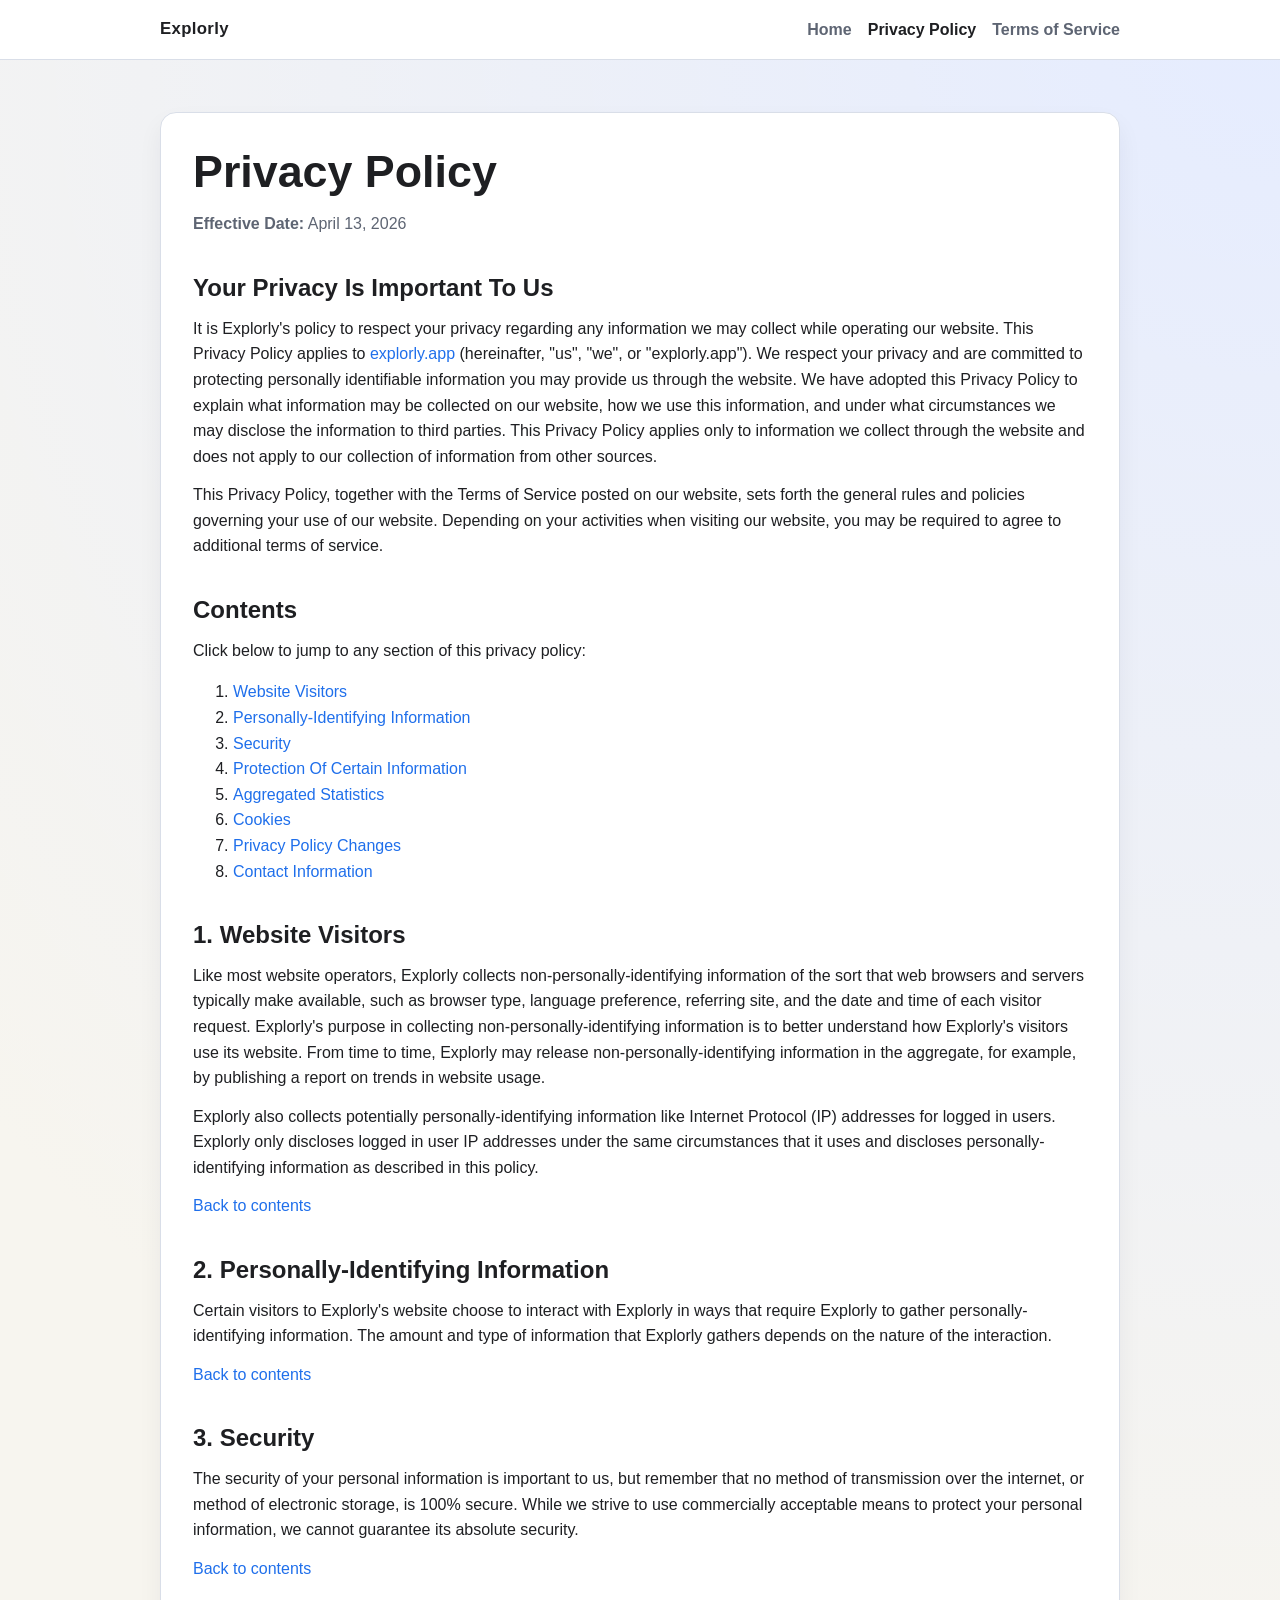
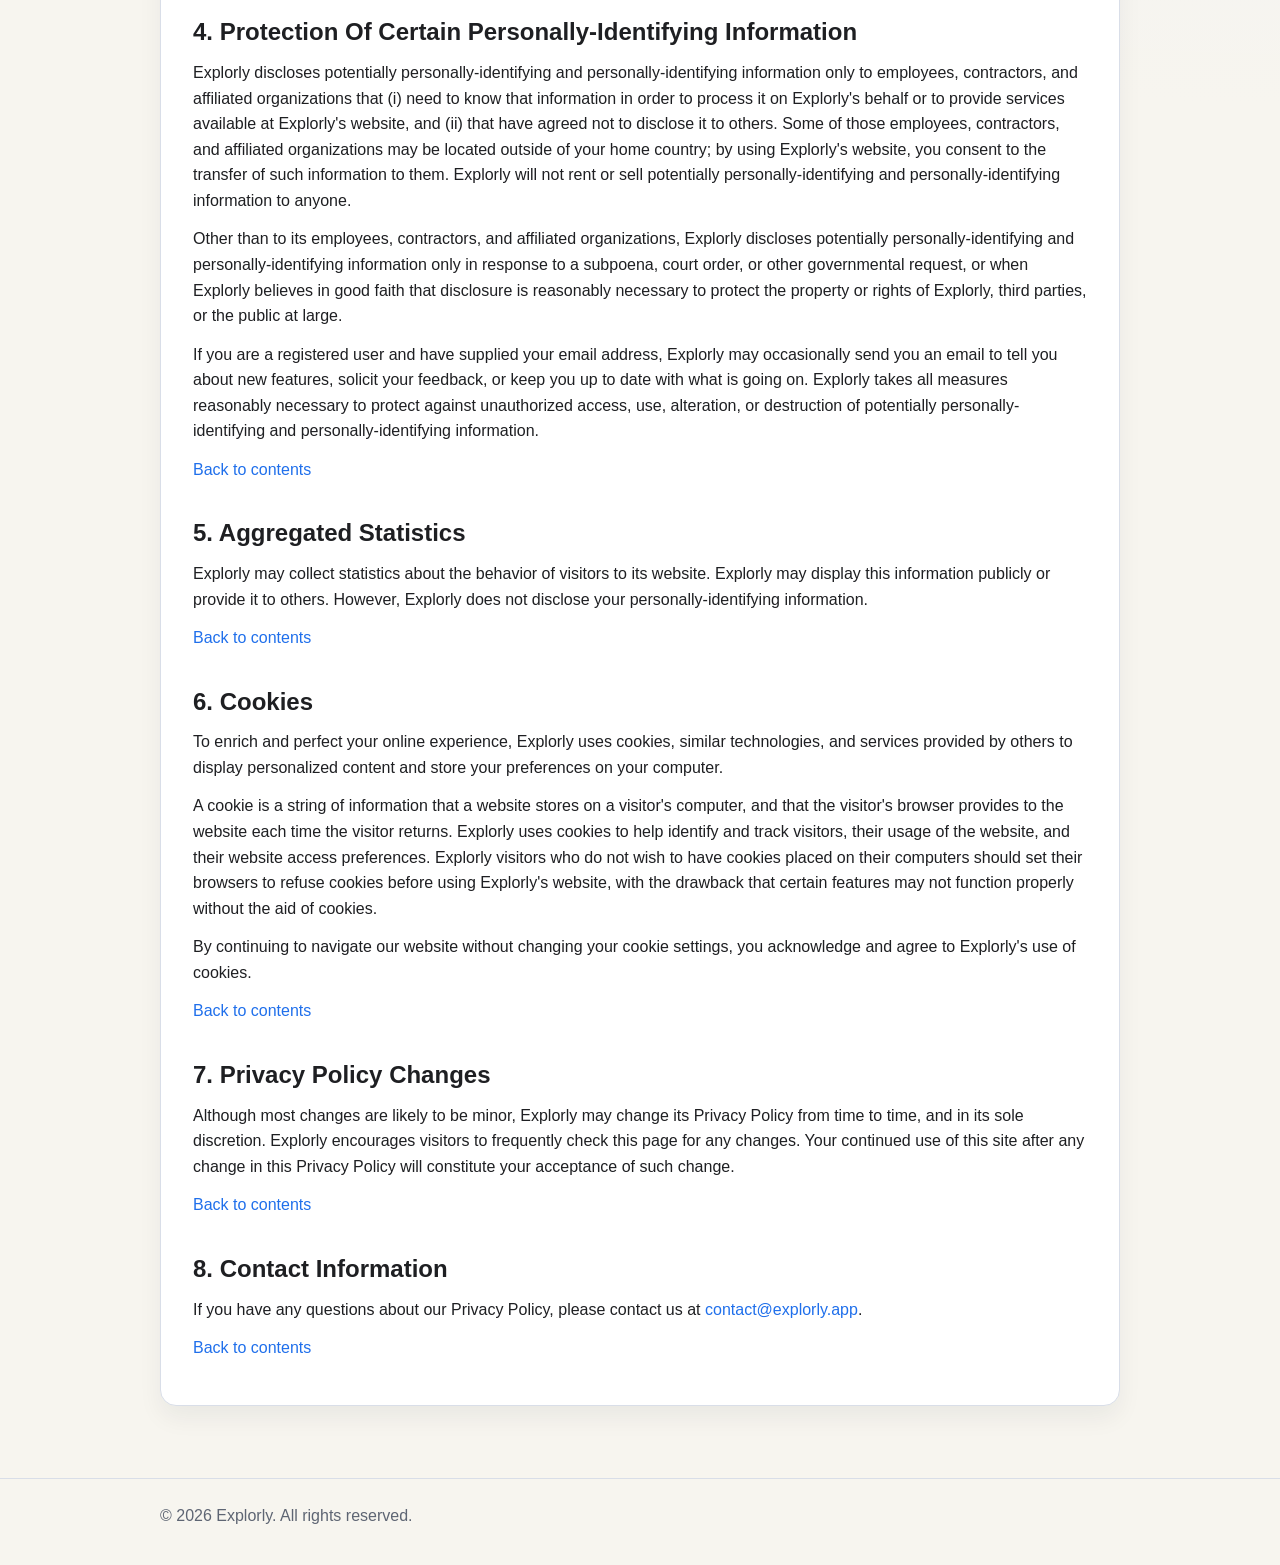
<file: privacy-policy/index.html>
<!doctype html>
<html lang="en">
  <head>
    <meta charset="UTF-8" />
    <meta name="viewport" content="width=device-width, initial-scale=1.0" />
    <title>Privacy Policy | Explorly</title>
    <meta name="description" content="Explorly privacy policy." />
    <link rel="icon" type="image/png" href="/appIcon.png" />
    <link rel="apple-touch-icon" href="/appIcon.png" />
    <link rel="stylesheet" href="/styles.css" />
  </head>
  <body>
    <header>
      <div class="container nav">
        <div class="brand">Explorly</div>
        <nav class="nav-links" aria-label="Main">
          <a class="nav-link" href="/">Home</a>
          <a class="nav-link active" href="/privacy-policy/">Privacy Policy</a>
          <a class="nav-link" href="/terms-of-service/">Terms of Service</a>
        </nav>
      </div>
    </header>

    <main>
      <div class="container">
        <article class="legal" aria-labelledby="privacy-heading">
          <h1 id="privacy-heading">Privacy Policy</h1>
          <p class="muted"><strong>Effective Date:</strong> April 13, 2026</p>

          <h2>Your Privacy Is Important To Us</h2>
          <p>
            It is Explorly's policy to respect your privacy regarding any information we may collect while operating our website.
            This Privacy Policy applies to <a href="https://explorly.app">explorly.app</a> (hereinafter, "us", "we", or
            "explorly.app"). We respect your privacy and are committed to protecting personally identifiable information you may
            provide us through the website. We have adopted this Privacy Policy to explain what information may be collected on our
            website, how we use this information, and under what circumstances we may disclose the information to third parties.
            This Privacy Policy applies only to information we collect through the website and does not apply to our collection of
            information from other sources.
          </p>

          <p>
            This Privacy Policy, together with the Terms of Service posted on our website, sets forth the general rules and
            policies governing your use of our website. Depending on your activities when visiting our website, you may be required
            to agree to additional terms of service.
          </p>

          <h2 id="tableofcontents">Contents</h2>
          <p>Click below to jump to any section of this privacy policy:</p>
          <ol>
            <li><a href="#visitors">Website Visitors</a></li>
            <li><a href="#pii">Personally-Identifying Information</a></li>
            <li><a href="#security">Security</a></li>
            <li><a href="#pii-protection">Protection Of Certain Information</a></li>
            <li><a href="#stats">Aggregated Statistics</a></li>
            <li><a href="#cookies">Cookies</a></li>
            <li><a href="#changes">Privacy Policy Changes</a></li>
            <li><a href="#contact">Contact Information</a></li>
          </ol>

          <h2 id="visitors">1. Website Visitors</h2>
          <p>
            Like most website operators, Explorly collects non-personally-identifying information of the sort that web browsers
            and servers typically make available, such as browser type, language preference, referring site, and the date and time
            of each visitor request. Explorly's purpose in collecting non-personally-identifying information is to better
            understand how Explorly's visitors use its website. From time to time, Explorly may release non-personally-identifying
            information in the aggregate, for example, by publishing a report on trends in website usage.
          </p>
          <p>
            Explorly also collects potentially personally-identifying information like Internet Protocol (IP) addresses for logged
            in users. Explorly only discloses logged in user IP addresses under the same circumstances that it uses and discloses
            personally-identifying information as described in this policy.
          </p>
          <p><a href="#tableofcontents">Back to contents</a></p>

          <h2 id="pii">2. Personally-Identifying Information</h2>
          <p>
            Certain visitors to Explorly's website choose to interact with Explorly in ways that require Explorly to gather
            personally-identifying information. The amount and type of information that Explorly gathers depends on the nature of
            the interaction.
          </p>
          <p><a href="#tableofcontents">Back to contents</a></p>

          <h2 id="security">3. Security</h2>
          <p>
            The security of your personal information is important to us, but remember that no method of transmission over the
            internet, or method of electronic storage, is 100% secure. While we strive to use commercially acceptable means to
            protect your personal information, we cannot guarantee its absolute security.
          </p>
          <p><a href="#tableofcontents">Back to contents</a></p>

          <h2 id="pii-protection">4. Protection Of Certain Personally-Identifying Information</h2>
          <p>
            Explorly discloses potentially personally-identifying and personally-identifying information only to employees,
            contractors, and affiliated organizations that (i) need to know that information in order to process it on Explorly's
            behalf or to provide services available at Explorly's website, and (ii) that have agreed not to disclose it to others.
            Some of those employees, contractors, and affiliated organizations may be located outside of your home country; by
            using Explorly's website, you consent to the transfer of such information to them. Explorly will not rent or sell
            potentially personally-identifying and personally-identifying information to anyone.
          </p>
          <p>
            Other than to its employees, contractors, and affiliated organizations, Explorly discloses potentially
            personally-identifying and personally-identifying information only in response to a subpoena, court order, or other
            governmental request, or when Explorly believes in good faith that disclosure is reasonably necessary to protect the
            property or rights of Explorly, third parties, or the public at large.
          </p>
          <p>
            If you are a registered user and have supplied your email address, Explorly may occasionally send you an email to tell
            you about new features, solicit your feedback, or keep you up to date with what is going on. Explorly takes all
            measures reasonably necessary to protect against unauthorized access, use, alteration, or destruction of potentially
            personally-identifying and personally-identifying information.
          </p>
          <p><a href="#tableofcontents">Back to contents</a></p>

          <h2 id="stats">5. Aggregated Statistics</h2>
          <p>
            Explorly may collect statistics about the behavior of visitors to its website. Explorly may display this information
            publicly or provide it to others. However, Explorly does not disclose your personally-identifying information.
          </p>
          <p><a href="#tableofcontents">Back to contents</a></p>

          <h2 id="cookies">6. Cookies</h2>
          <p>
            To enrich and perfect your online experience, Explorly uses cookies, similar technologies, and services provided by
            others to display personalized content and store your preferences on your computer.
          </p>
          <p>
            A cookie is a string of information that a website stores on a visitor's computer, and that the visitor's browser
            provides to the website each time the visitor returns. Explorly uses cookies to help identify and track visitors, their
            usage of the website, and their website access preferences. Explorly visitors who do not wish to have cookies placed on
            their computers should set their browsers to refuse cookies before using Explorly's website, with the drawback that
            certain features may not function properly without the aid of cookies.
          </p>
          <p>
            By continuing to navigate our website without changing your cookie settings, you acknowledge and agree to Explorly's use
            of cookies.
          </p>
          <p><a href="#tableofcontents">Back to contents</a></p>

          <h2 id="changes">7. Privacy Policy Changes</h2>
          <p>
            Although most changes are likely to be minor, Explorly may change its Privacy Policy from time to time, and in its sole
            discretion. Explorly encourages visitors to frequently check this page for any changes. Your continued use of this site
            after any change in this Privacy Policy will constitute your acceptance of such change.
          </p>
          <p><a href="#tableofcontents">Back to contents</a></p>

          <h2 id="contact">8. Contact Information</h2>
          <p>
            If you have any questions about our Privacy Policy, please contact us at
            <a href="mailto:contact@explorly.app">contact@explorly.app</a>.
          </p>
          <p><a href="#tableofcontents">Back to contents</a></p>
        </article>
      </div>
    </main>

    <footer>
      <div class="container">&copy; 2026 Explorly. All rights reserved.</div>
    </footer>
  </body>
</html>
</file>
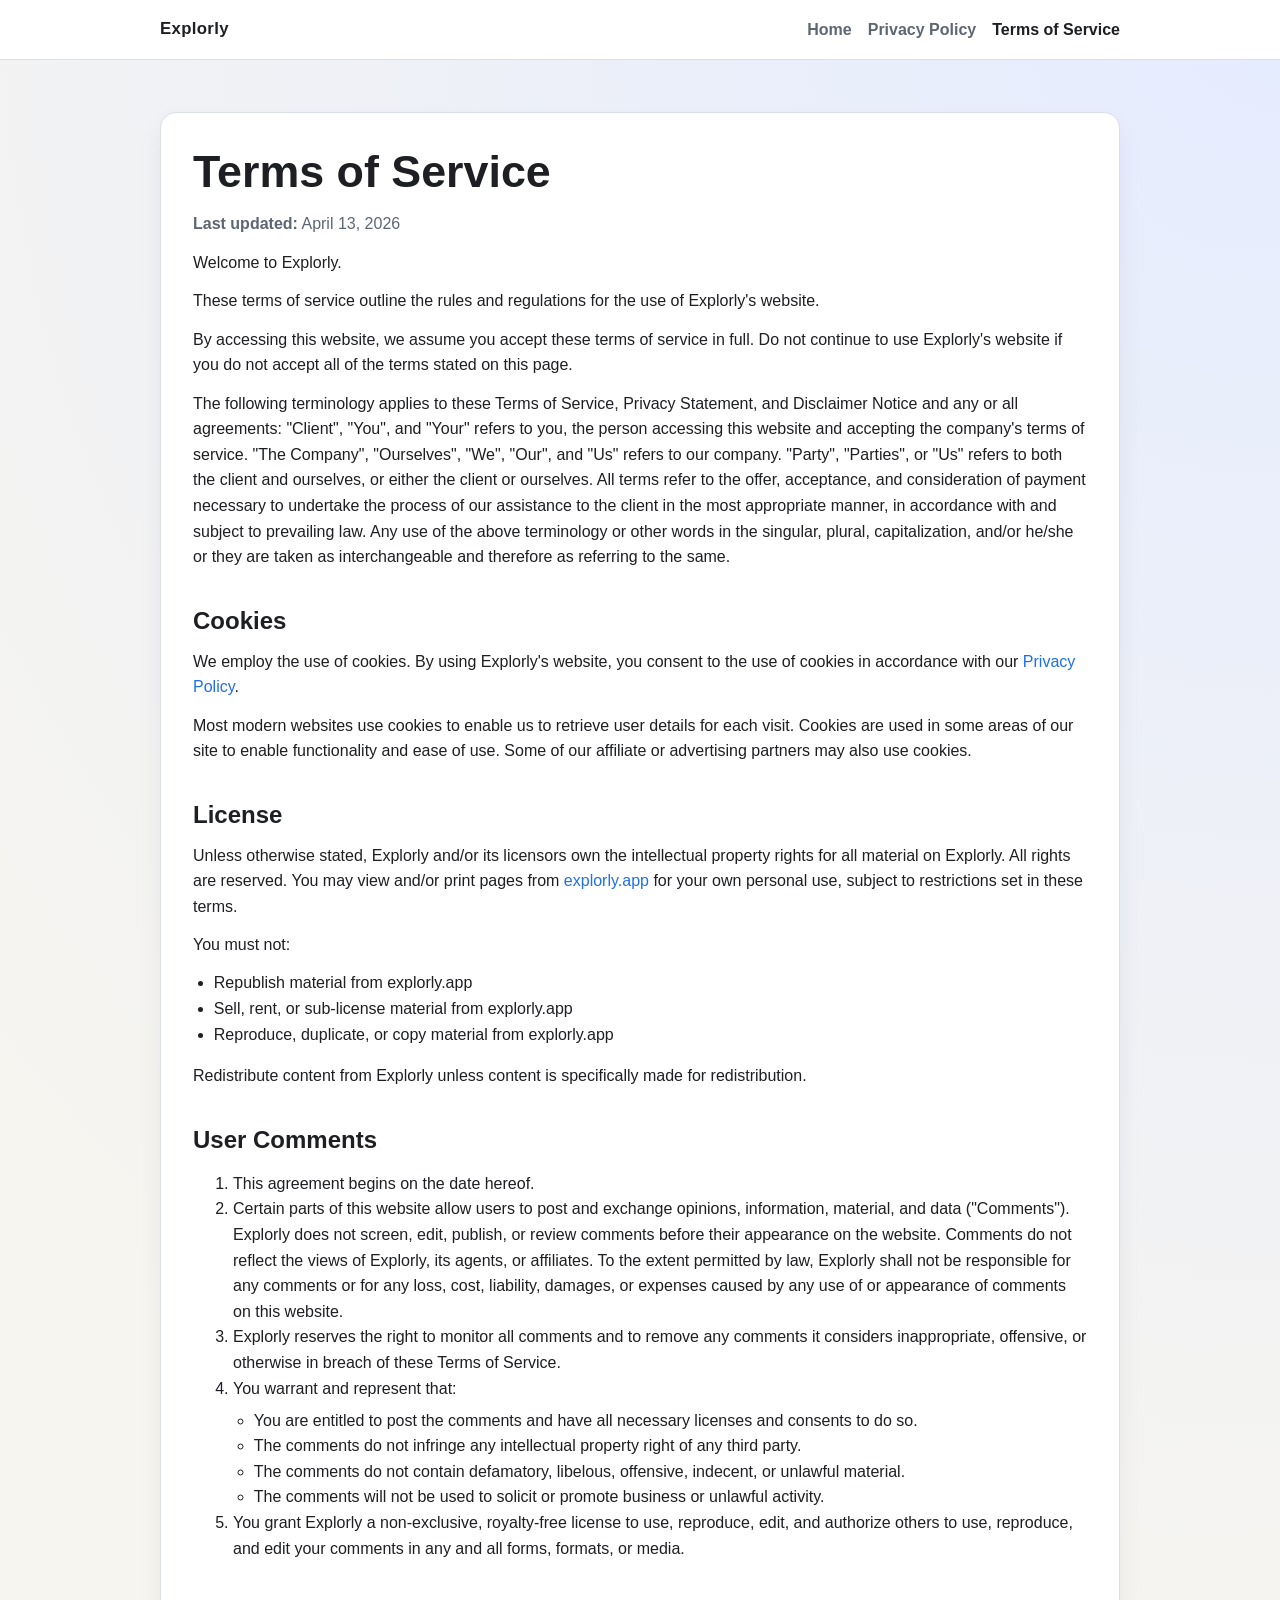
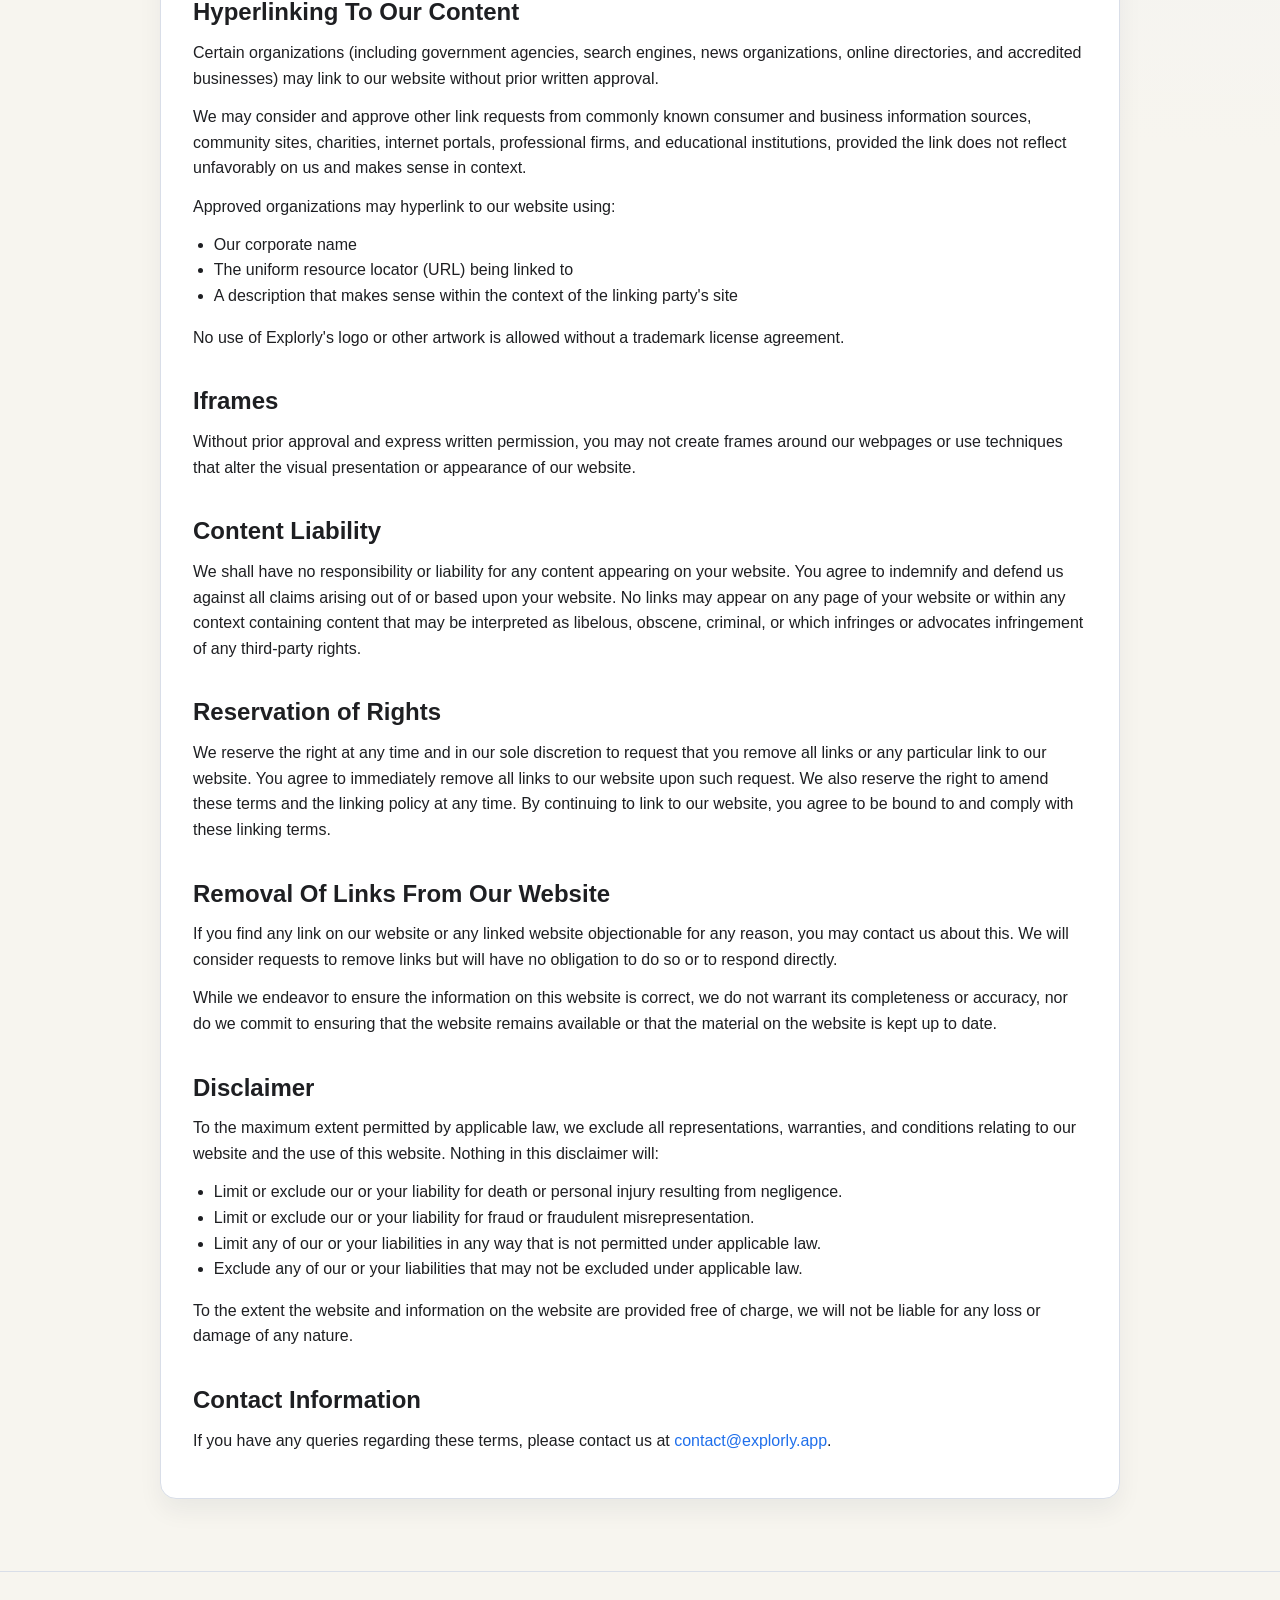
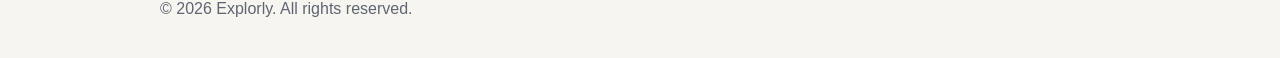
<file: terms-of-service/index.html>
<!doctype html>
<html lang="en">
  <head>
    <meta charset="UTF-8" />
    <meta name="viewport" content="width=device-width, initial-scale=1.0" />
    <title>Terms of Service | Explorly</title>
    <meta name="description" content="Explorly terms of service." />
    <link rel="icon" type="image/png" href="/appIcon.png" />
    <link rel="apple-touch-icon" href="/appIcon.png" />
    <link rel="stylesheet" href="/styles.css" />
  </head>
  <body>
    <header>
      <div class="container nav">
        <div class="brand">Explorly</div>
        <nav class="nav-links" aria-label="Main">
          <a class="nav-link" href="/">Home</a>
          <a class="nav-link" href="/privacy-policy/">Privacy Policy</a>
          <a class="nav-link active" href="/terms-of-service/">Terms of Service</a>
        </nav>
      </div>
    </header>

    <main>
      <div class="container">
        <article class="legal" aria-labelledby="terms-heading">
          <h1 id="terms-heading">Terms of Service</h1>
          <p class="muted"><strong>Last updated:</strong> April 13, 2026</p>
          <p>Welcome to Explorly.</p>

          <p>
            These terms of service outline the rules and regulations for the use of Explorly's website.
          </p>
          <p>
            By accessing this website, we assume you accept these terms of service in full. Do not continue to use Explorly's
            website if you do not accept all of the terms stated on this page.
          </p>
          <p>
            The following terminology applies to these Terms of Service, Privacy Statement, and Disclaimer Notice and any or all
            agreements: "Client", "You", and "Your" refers to you, the person accessing this website and accepting the
            company's terms of service. "The Company", "Ourselves", "We", "Our", and "Us" refers to our company. "Party",
            "Parties", or "Us" refers to both the client and ourselves, or either the client or ourselves. All terms refer to
            the offer, acceptance, and consideration of payment necessary to undertake the process of our assistance to the client
            in the most appropriate manner, in accordance with and subject to prevailing law. Any use of the above terminology or
            other words in the singular, plural, capitalization, and/or he/she or they are taken as interchangeable and therefore
            as referring to the same.
          </p>

          <h2>Cookies</h2>
          <p>
            We employ the use of cookies. By using Explorly's website, you consent to the use of cookies in accordance with our
            <a href="/privacy-policy/">Privacy Policy</a>.
          </p>
          <p>
            Most modern websites use cookies to enable us to retrieve user details for each visit. Cookies are used in some areas
            of our site to enable functionality and ease of use. Some of our affiliate or advertising partners may also use
            cookies.
          </p>

          <h2>License</h2>
          <p>
            Unless otherwise stated, Explorly and/or its licensors own the intellectual property rights for all material on
            Explorly. All rights are reserved. You may view and/or print pages from
            <a href="https://explorly.app">explorly.app</a> for your own personal use, subject to restrictions set in these
            terms.
          </p>
          <p>You must not:</p>
          <ul>
            <li>Republish material from explorly.app</li>
            <li>Sell, rent, or sub-license material from explorly.app</li>
            <li>Reproduce, duplicate, or copy material from explorly.app</li>
          </ul>
          <p>Redistribute content from Explorly unless content is specifically made for redistribution.</p>

          <h2>User Comments</h2>
          <ol>
            <li>This agreement begins on the date hereof.</li>
            <li>
              Certain parts of this website allow users to post and exchange opinions, information, material, and data
              ("Comments"). Explorly does not screen, edit, publish, or review comments before their appearance on the website.
              Comments do not reflect the views of Explorly, its agents, or affiliates. To the extent permitted by law, Explorly
              shall not be responsible for any comments or for any loss, cost, liability, damages, or expenses caused by any use
              of or appearance of comments on this website.
            </li>
            <li>
              Explorly reserves the right to monitor all comments and to remove any comments it considers inappropriate, offensive,
              or otherwise in breach of these Terms of Service.
            </li>
            <li>
              You warrant and represent that:
              <ul>
                <li>You are entitled to post the comments and have all necessary licenses and consents to do so.</li>
                <li>The comments do not infringe any intellectual property right of any third party.</li>
                <li>The comments do not contain defamatory, libelous, offensive, indecent, or unlawful material.</li>
                <li>The comments will not be used to solicit or promote business or unlawful activity.</li>
              </ul>
            </li>
            <li>
              You grant Explorly a non-exclusive, royalty-free license to use, reproduce, edit, and authorize others to use,
              reproduce, and edit your comments in any and all forms, formats, or media.
            </li>
          </ol>

          <h2>Hyperlinking To Our Content</h2>
          <p>
            Certain organizations (including government agencies, search engines, news organizations, online directories, and
            accredited businesses) may link to our website without prior written approval.
          </p>
          <p>
            We may consider and approve other link requests from commonly known consumer and business information sources,
            community sites, charities, internet portals, professional firms, and educational institutions, provided the link does
            not reflect unfavorably on us and makes sense in context.
          </p>
          <p>Approved organizations may hyperlink to our website using:</p>
          <ul>
            <li>Our corporate name</li>
            <li>The uniform resource locator (URL) being linked to</li>
            <li>A description that makes sense within the context of the linking party's site</li>
          </ul>
          <p>No use of Explorly's logo or other artwork is allowed without a trademark license agreement.</p>

          <h2>Iframes</h2>
          <p>
            Without prior approval and express written permission, you may not create frames around our webpages or use techniques
            that alter the visual presentation or appearance of our website.
          </p>

          <h2>Content Liability</h2>
          <p>
            We shall have no responsibility or liability for any content appearing on your website. You agree to indemnify and
            defend us against all claims arising out of or based upon your website. No links may appear on any page of your website
            or within any context containing content that may be interpreted as libelous, obscene, criminal, or which infringes or
            advocates infringement of any third-party rights.
          </p>

          <h2>Reservation of Rights</h2>
          <p>
            We reserve the right at any time and in our sole discretion to request that you remove all links or any particular link
            to our website. You agree to immediately remove all links to our website upon such request. We also reserve the right
            to amend these terms and the linking policy at any time. By continuing to link to our website, you agree to be bound to
            and comply with these linking terms.
          </p>

          <h2>Removal Of Links From Our Website</h2>
          <p>
            If you find any link on our website or any linked website objectionable for any reason, you may contact us about this.
            We will consider requests to remove links but will have no obligation to do so or to respond directly.
          </p>
          <p>
            While we endeavor to ensure the information on this website is correct, we do not warrant its completeness or accuracy,
            nor do we commit to ensuring that the website remains available or that the material on the website is kept up to date.
          </p>

          <h2>Disclaimer</h2>
          <p>
            To the maximum extent permitted by applicable law, we exclude all representations, warranties, and conditions relating
            to our website and the use of this website. Nothing in this disclaimer will:
          </p>
          <ul>
            <li>Limit or exclude our or your liability for death or personal injury resulting from negligence.</li>
            <li>Limit or exclude our or your liability for fraud or fraudulent misrepresentation.</li>
            <li>Limit any of our or your liabilities in any way that is not permitted under applicable law.</li>
            <li>Exclude any of our or your liabilities that may not be excluded under applicable law.</li>
          </ul>
          <p>
            To the extent the website and information on the website are provided free of charge, we will not be liable for any loss
            or damage of any nature.
          </p>

          <h2>Contact Information</h2>
          <p>
            If you have any queries regarding these terms, please contact us at
            <a href="mailto:contact@explorly.app">contact@explorly.app</a>.
          </p>
        </article>
      </div>
    </main>

    <footer>
      <div class="container">&copy; 2026 Explorly. All rights reserved.</div>
    </footer>
  </body>
</html>
</file>
<file: styles.css>
:root {
  color-scheme: light;
  --background: #f7f5ef;
  --surface: #ffffff;
  --text: #1e1f22;
  --muted: #5e6573;
  --accent: #1f6feb;
  --accent-hover: #1b5ec7;
  --border: #d9dee8;
}

* {
  box-sizing: border-box;
}

body {
  margin: 0;
  font-family: "Avenir Next", Avenir, "Segoe UI", sans-serif;
  background: radial-gradient(circle at top right, #e5ecff 0%, transparent 50%), var(--background);
  color: var(--text);
  line-height: 1.6;
}

.container {
  width: min(960px, calc(100% - 2.5rem));
  margin: 0 auto;
}

header {
  background: var(--surface);
  border-bottom: 1px solid var(--border);
  position: sticky;
  top: 0;
  backdrop-filter: blur(8px);
  z-index: 1;
}

.nav {
  display: flex;
  align-items: center;
  justify-content: space-between;
  padding: 1rem 0;
  gap: 1rem;
}

.brand {
  font-weight: 700;
  font-size: 1.05rem;
  letter-spacing: 0.02em;
}

.nav-links {
  display: flex;
  gap: 1rem;
  flex-wrap: wrap;
}

a {
  color: var(--accent);
  text-decoration: none;
}

a:hover {
  color: var(--accent-hover);
}

.nav-link {
  color: var(--muted);
  font-weight: 600;
}

.nav-link.active,
.nav-link:hover {
  color: var(--text);
}

main {
  padding: 3.25rem 0 4.5rem;
}

.hero {
  background: var(--surface);
  border: 1px solid var(--border);
  border-radius: 16px;
  padding: 2.5rem;
  box-shadow: 0 12px 24px rgba(20, 30, 55, 0.06);
}

.hero-home {
  text-align: center;
  background:
    radial-gradient(circle at 15% 10%, rgba(31, 111, 235, 0.12), transparent 36%),
    radial-gradient(circle at 85% 15%, rgba(27, 94, 199, 0.08), transparent 42%),
    var(--surface);
}

.hero-home .muted {
  max-width: 640px;
  margin-left: auto;
  margin-right: auto;
}

h1 {
  margin: 0 0 0.75rem;
  line-height: 1.2;
  font-size: clamp(2rem, 4vw, 2.8rem);
}

h2 {
  margin-top: 2.25rem;
  margin-bottom: 0.7rem;
  line-height: 1.25;
}

.store-buttons {
  display: flex;
  gap: 1rem;
  justify-content: center;
  flex-wrap: wrap;
  margin: 0.8rem 0 1.2rem;
}

.store-title {
  text-align: center;
}

.store-link {
  display: inline-block;
  transition: transform 0.2s ease-in-out;
}

.store-link:hover {
  transform: scale(1.04);
}

.store-badge {
  height: 84px;
  width: auto;
  object-fit: contain;
}

p {
  margin: 0.8rem 0;
}

.muted {
  color: var(--muted);
}

ul {
  margin-top: 0.4rem;
  padding-left: 1.3rem;
}

footer {
  padding: 1.5rem 0 2.25rem;
  color: var(--muted);
  border-top: 1px solid var(--border);
}

.button {
  display: inline-block;
  margin-top: 0.75rem;
  padding: 0.7rem 1.1rem;
  border-radius: 10px;
  font-weight: 600;
  border: 1px solid var(--accent);
  background: var(--accent);
  color: #fff;
}

.button:hover {
  background: var(--accent-hover);
  color: #fff;
}

.legal {
  background: var(--surface);
  border: 1px solid var(--border);
  border-radius: 16px;
  padding: 2rem;
  box-shadow: 0 12px 24px rgba(20, 30, 55, 0.06);
}

@media (max-width: 680px) {
  .hero,
  .legal {
    padding: 1.5rem;
  }

  .nav {
    flex-direction: column;
    align-items: flex-start;
  }
}
</file>
